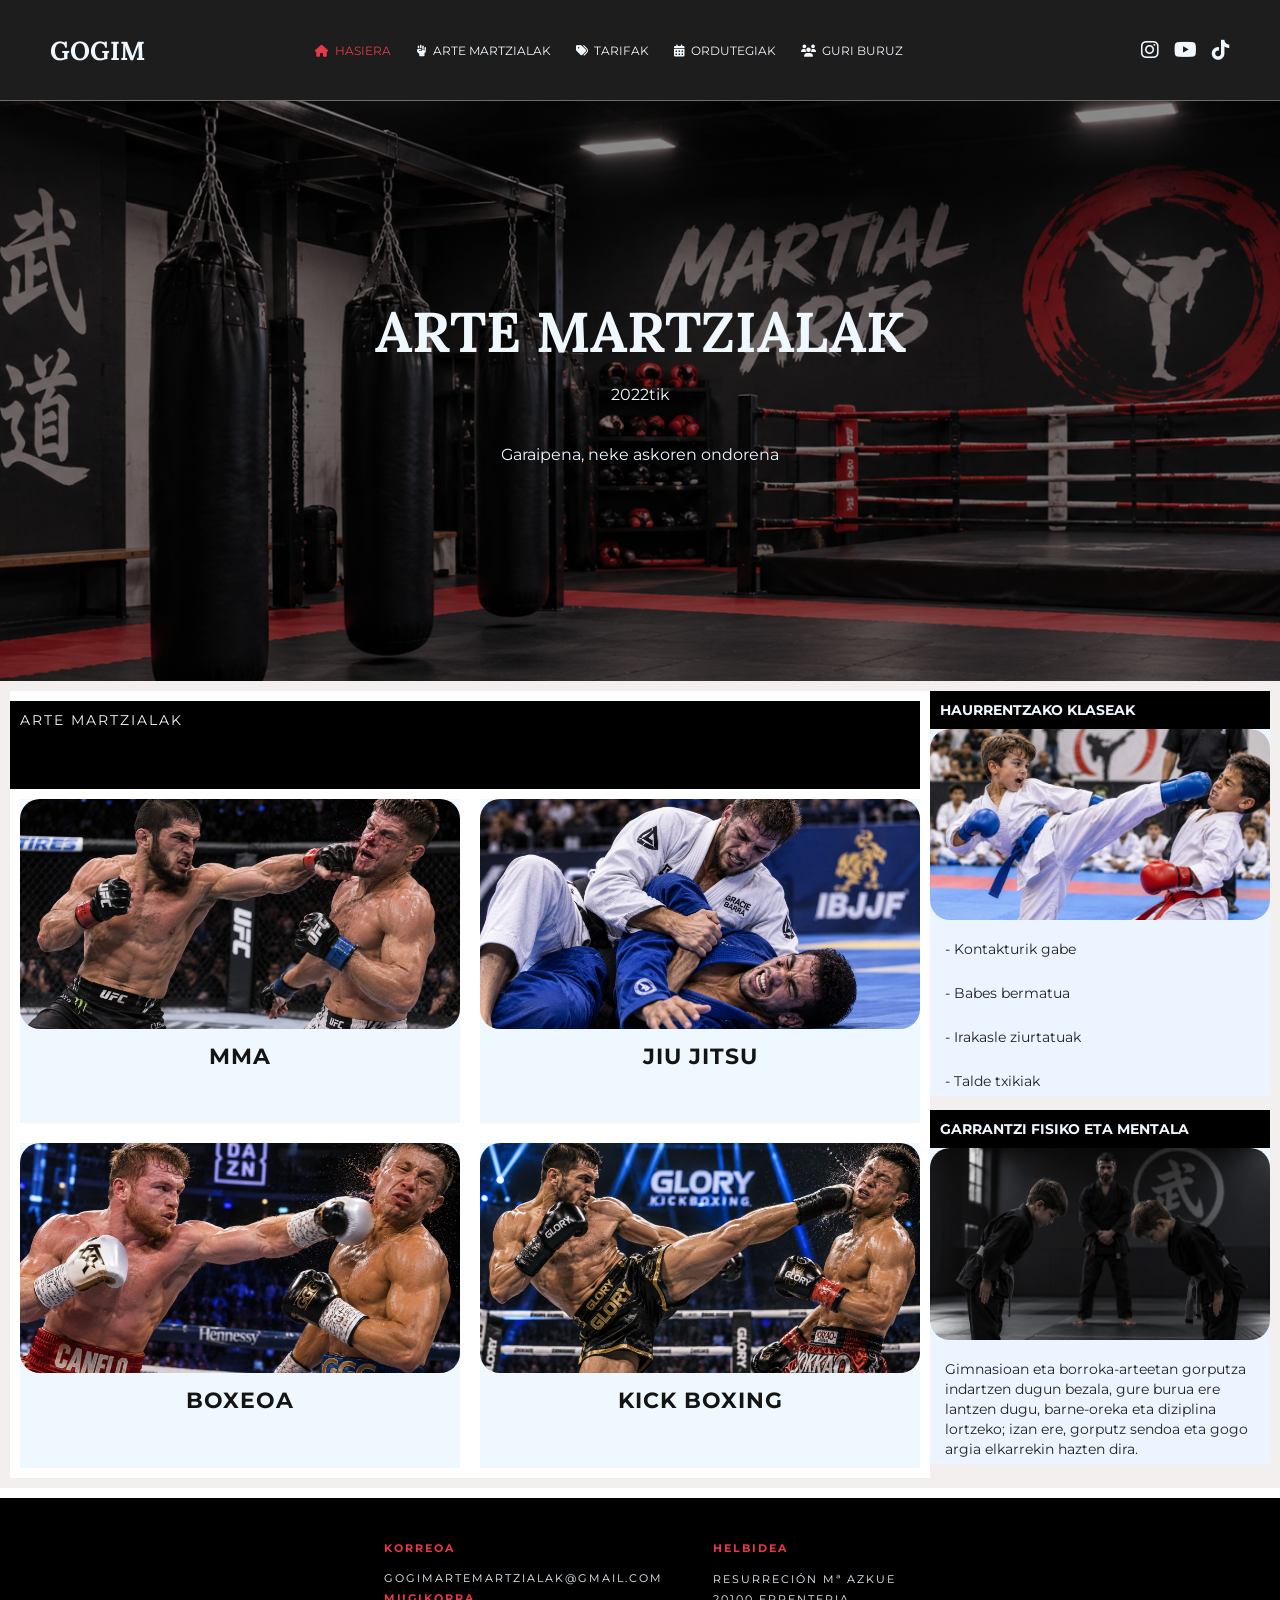
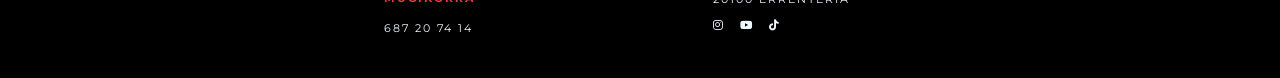
<file: index.html>
<!DOCTYPE html>
<html lang="eu">
<head>
    <meta charset="UTF-8">
    <meta name="viewport" content="width=device-width, initial-scale=1.0">
    <title>GOGIM | Hasiera</title>

    <link rel="stylesheet" href="https://cdnjs.cloudflare.com/ajax/libs/font-awesome/6.5.2/css/all.min.css" crossorigin="anonymous" referrerpolicy="no-referrer">
    <link href="https://fonts.googleapis.com/css2?family=Lora:ital,wght@0,400..700;1,400..700&family=Montserrat:wght@400;600&display=swap" rel="stylesheet">

    <link rel="stylesheet" href="styles.css">
</head>
<body>
    <div class="padre">

        <header class="header">
            <div class="menu margen-interno">
                <div class="logo">
                    <a> GOGIM </a>
                </div>
                <nav class="nav">
                    <a href="index.html" class="activo"><i class="fa-solid fa-house"></i><span class="off">Hasiera</span></a>
                    <a href="arte-martzialak.html"><i class="fa-solid fa-hand-fist"></i><span class="off">Arte Martzialak</span></a>
                    <a href="tarifak.html"><i class="fa-solid fa-tags"></i><span class="off">Tarifak</span></a>
                    <a href="ordutegiak.html"><i class="fa-solid fa-calendar-days"></i><span class="off">Ordutegiak</span></a>
                    <a href="guri-buruz.html"><i class="fa-solid fa-users"></i><span class="off">Guri Buruz</span></a>
                </nav>
                <div class="social">
                    <a href="#" aria-label="Instagram"><i class="fa-brands fa-instagram"></i></a>
                    <a href="#" aria-label="YouTube"><i class="fa-brands fa-youtube"></i></a>
                    <a href="#" aria-label="TikTok"><i class="fa-brands fa-tiktok"></i></a>
                </div>
            </div>

            <div class="texto-principal">
                <h1>ARTE MARTZIALAK</h1>
                <p>2022tik</p>
                <p>Garaipena, neke askoren ondorena</p>
            </div>
        </header>

        <section class="section">
            <div class="articulos">

                <div class="titulo-bloque">Arte Martzialak</div>

                <article class="article">
                    <img src="imagenes/Impacto en el octágono UFC.png" alt="MMA">
                    <h2>MMA</h2>
                </article>

                <article class="article">
                    <img src="imagenes/Combate de jiu-jitsu en el tatami.png" alt="Jiu Jitsu">
                    <h2>Jiu Jitsu</h2>
                </article>

                <article class="article">
                    <img src="imagenes/Golpe decisivo en el ring.png" alt="Boxeoa">
                    <h2>Boxeoa</h2>
                </article>

                <article class="article">
                    <img src="imagenes/Impacto en el ring de kickboxing.png" alt="Kick Boxing">
                    <h2>Kick Boxing</h2>
                </article>

            </div>
            <aside class="aside">

                <div class="publicidad">
                    <h4>Haurrentzako klaseak</h4>
                    <img src="imagenes/Combate infantil de karate en el tatami.png" alt="Haurrentzako klaseak">
                        <p>- Kontakturik gabe</p>
                        <p>- Babes bermatua</p>
                        <p>- Irakasle ziurtatuak</p>
                        <p>- Talde txikiak</p>
                </div>

                <div class="publicidad">
                    <h4>Garrantzi fisiko eta mentala</h4>
                    <img src="imagenes/Ritual de respeto en el dojo.png" alt="Entrenamendu fisikoa eta mentala">
                    <p>Gimnasioan eta borroka-arteetan gorputza indartzen dugun bezala,
                        gure burua ere lantzen dugu, barne-oreka eta diziplina lortzeko;
                        izan ere, gorputz sendoa eta gogo argia elkarrekin hazten dira.</p>
                </div>
                
            </aside>
        </section>

        <footer class="footer" id="contacto">
            <div class="pie">
                <div>
                    <h4>Korreoa</h4>
                    <a>gogimartemartzialak@gmail.com</a>
                    <h4>Mugikorra</h4>
                    <a>687 20 74 14</a>
                </div>
                <div>
                    <h4>Helbidea</h4>
                    <p>Resurreción Mª Azkue <br>20100 Errenteria</p>
                    <div class="social">
                       <i class="fa-brands fa-instagram"></i>
                       <i class="fa-brands fa-youtube"></i>
                       <i class="fa-brands fa-tiktok"></i>
                    </div>
                </div>
            </div>
        </footer>

    </div>
</body>
</html>
</file>
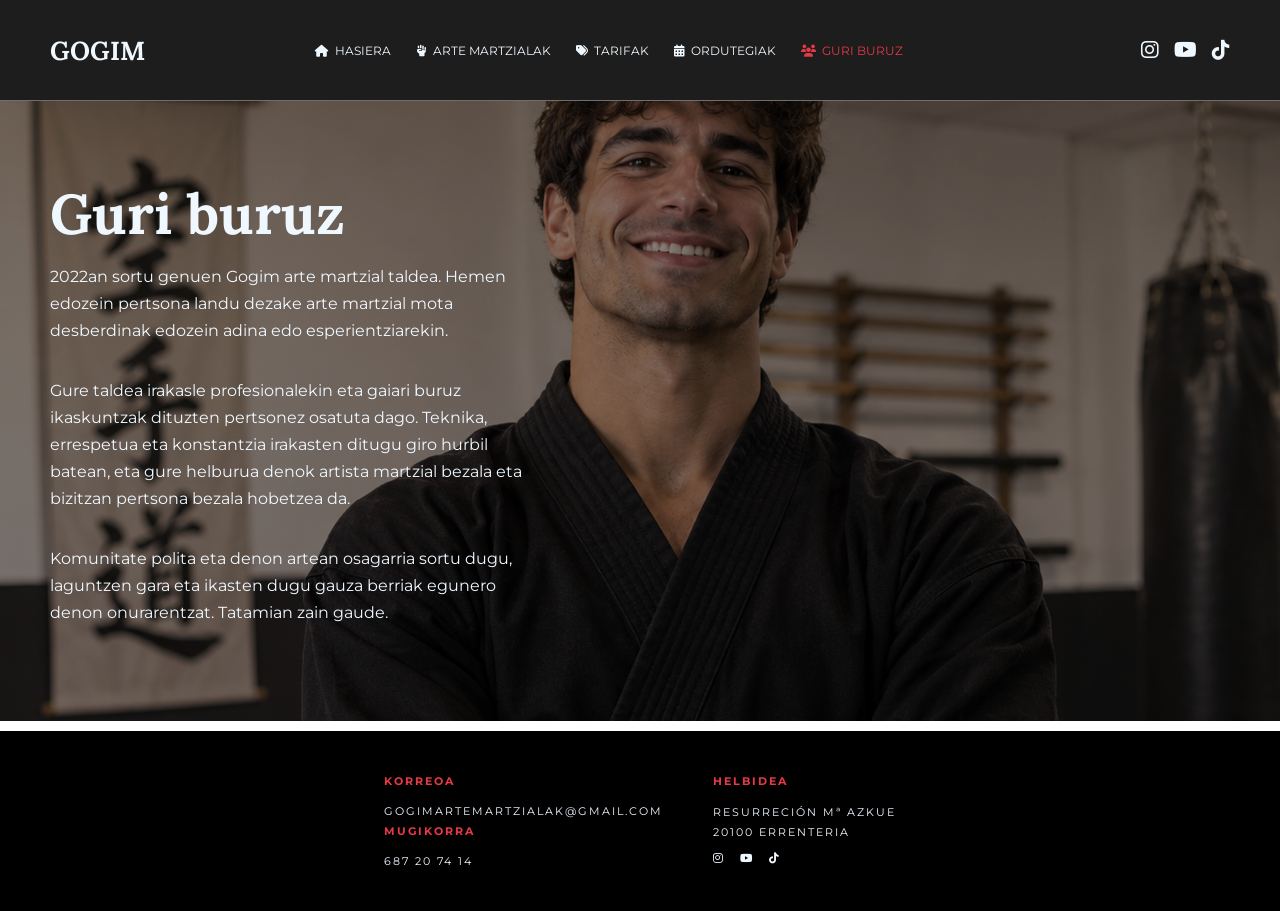
<file: guri-buruz.html>
<!DOCTYPE html>
<html lang="eu">
<head>
    <meta charset="UTF-8">
    <meta name="viewport" content="width=device-width, initial-scale=1.0">
    <title>Guri buruz | GOGIM</title>

    <link rel="stylesheet" href="https://cdnjs.cloudflare.com/ajax/libs/font-awesome/6.5.2/css/all.min.css" crossorigin="anonymous" referrerpolicy="no-referrer">
    <link href="https://fonts.googleapis.com/css2?family=Lora:ital,wght@0,400..700;1,400..700&family=Montserrat:wght@400;600&display=swap" rel="stylesheet">

    <link rel="stylesheet" href="styles.css">
</head>
<body>
    <div class="padre">

        <header class="header-nosotros">
            <div class="menu margen-interno">
                <div class="logo">
                    <a> GOGIM </a>
                </div>
                <nav class="nav">
                    <a href="index.html"><i class="fa-solid fa-house"></i><span class="off">Hasiera</span></a>
                    <a href="arte-martzialak.html"><i class="fa-solid fa-hand-fist"></i><span class="off">Arte Martzialak</span></a>
                    <a href="tarifak.html"><i class="fa-solid fa-tags"></i><span class="off">Tarifak</span></a>
                    <a href="ordutegiak.html"><i class="fa-solid fa-calendar-days"></i><span class="off">Ordutegiak</span></a>
                    <a href="guri-buruz.html" class="activo"><i class="fa-solid fa-users"></i><span class="off">Guri Buruz</span></a>
                </nav>
                <div class="social">
                    <a href="#" aria-label="Instagram"><i class="fa-brands fa-instagram"></i></a>
                    <a href="#" aria-label="YouTube"><i class="fa-brands fa-youtube"></i></a>
                    <a href="#" aria-label="TikTok"><i class="fa-brands fa-tiktok"></i></a>
                </div>
            </div>

            <div class="texto-principal izquierda">
                <h1>Guri buruz</h1>
                <p> 2022an sortu genuen Gogim arte martzial taldea. Hemen edozein pertsona landu dezake arte martzial mota desberdinak edozein adina edo esperientziarekin. </p>
                <p> Gure taldea irakasle profesionalekin eta gaiari buruz ikaskuntzak dituzten pertsonez osatuta dago.
                    Teknika, errespetua eta konstantzia irakasten ditugu giro hurbil batean, eta gure helburua denok artista martzial bezala eta bizitzan pertsona bezala hobetzea da. </p>
                <p> Komunitate polita eta denon artean osagarria sortu dugu, laguntzen gara eta ikasten dugu gauza berriak egunero denon onurarentzat. Tatamian zain gaude. </p>
            </div>
        </header>

        <footer class="footer" id="contacto">
            <div class="pie">
                <div>
                    <h4>Korreoa</h4>
                    <a>gogimartemartzialak@gmail.com</a>
                    <h4>Mugikorra</h4>
                    <a>687 20 74 14</a>
                </div>
                <div>
                    <h4>Helbidea</h4>
                    <p>Resurreción Mª Azkue <br>20100 Errenteria</p>
                    <div class="social">
                       <i class="fa-brands fa-instagram"></i>
                       <i class="fa-brands fa-youtube"></i>
                       <i class="fa-brands fa-tiktok"></i>
                    </div>
                </div>
            </div>
        </footer>

    </div>
</body>
</html>
</file>
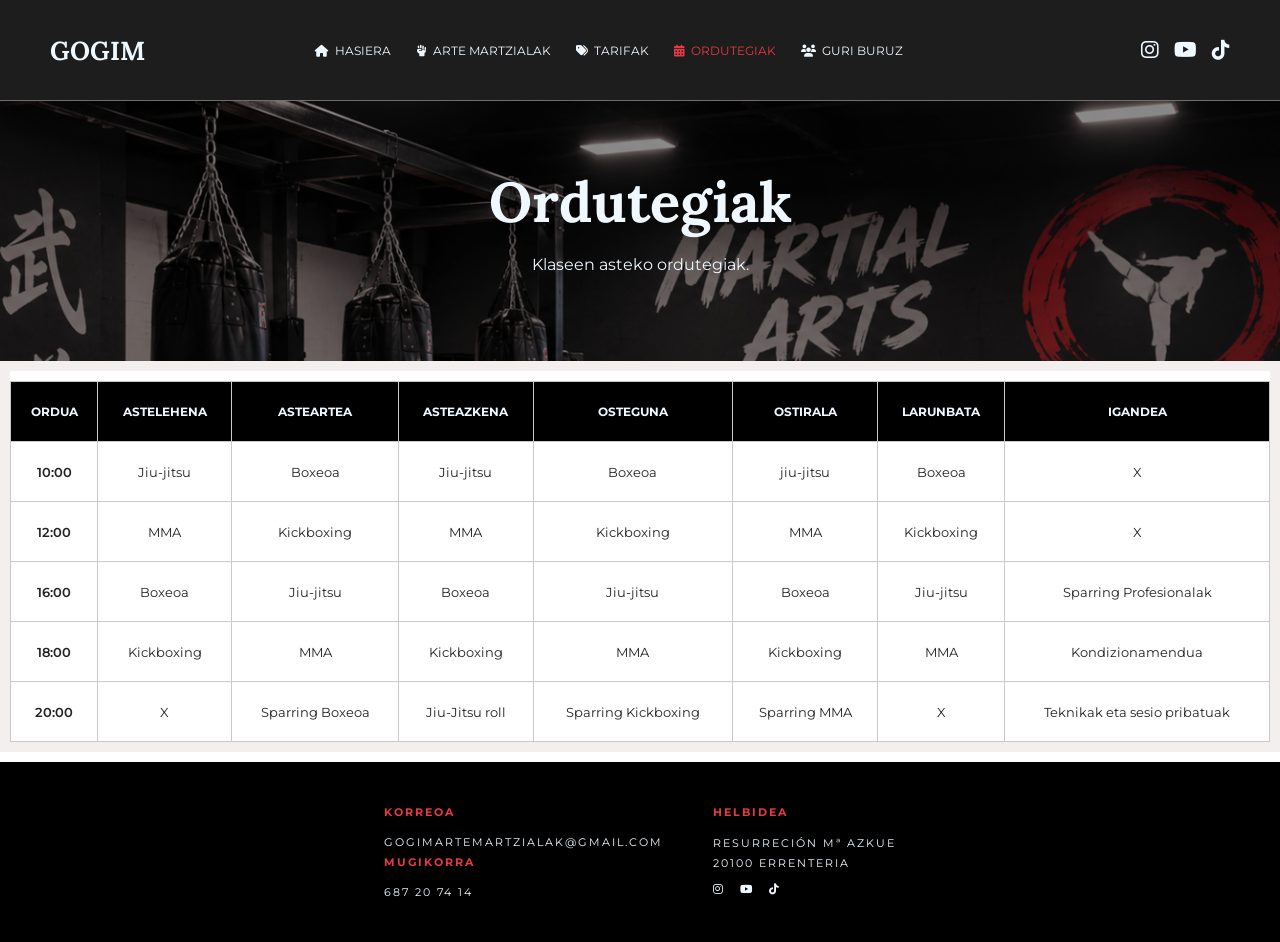
<file: ordutegiak.html>
<!DOCTYPE html>
<html lang="eu">
<head>
    <meta charset="UTF-8">
    <meta name="viewport" content="width=device-width, initial-scale=1.0">
    <title>Ordutegiak | GOGIM</title>

    <link rel="stylesheet" href="https://cdnjs.cloudflare.com/ajax/libs/font-awesome/6.5.2/css/all.min.css" crossorigin="anonymous" referrerpolicy="no-referrer">
    <link href="https://fonts.googleapis.com/css2?family=Lora:ital,wght@0,400..700;1,400..700&family=Montserrat:wght@400;600&display=swap" rel="stylesheet">

    <link rel="stylesheet" href="styles.css">
</head>
<body>
    <div class="padre">

        <header class="header">
            <div class="menu margen-interno">
                <div class="logo">
                    <a> GOGIM </a>
                </div>
                <nav class="nav">
                    <a href="index.html"><i class="fa-solid fa-house"></i><span class="off">Hasiera</span></a>
                    <a href="arte-martzialak.html"><i class="fa-solid fa-hand-fist"></i><span class="off">Arte Martzialak</span></a>
                    <a href="tarifak.html"><i class="fa-solid fa-tags"></i><span class="off">Tarifak</span></a>
                    <a href="ordutegiak.html" class="activo"><i class="fa-solid fa-calendar-days"></i><span class="off">Ordutegiak</span></a>
                    <a href="guri-buruz.html"><i class="fa-solid fa-users"></i><span class="off">Guri Buruz</span></a>
                </nav>
                <div class="social">
                    <a href="#" aria-label="Instagram"><i class="fa-brands fa-instagram"></i></a>
                    <a href="#" aria-label="YouTube"><i class="fa-brands fa-youtube"></i></a>
                    <a href="#" aria-label="TikTok"><i class="fa-brands fa-tiktok"></i></a>
                </div>
            </div>

            <div class="texto-principal corto">
                <h1>Ordutegiak</h1>
                <p>Klaseen asteko ordutegiak.</p>
            </div>
        </header>

        <section class="section">
            <div class="articulos">
                <div class="tabla">
                  <table>
                   <thead>
                      <tr>
                            <th>Ordua</th>
                            <th>Astelehena</th>
                            <th>Asteartea</th>
                            <th>Asteazkena</th>
                            <th>Osteguna</th>
                            <th>Ostirala</th>
                            <th>Larunbata</th>
                            <th>Igandea</th>
                     </tr>
                        </thead>
                        <tbody>
                      <tr>
                            <td>10:00</td>
                            <td>Jiu-jitsu</td>
                            <td>Boxeoa</td>
                            <td>Jiu-jitsu</td>
                            <td>Boxeoa</td>
                            <td>jiu-jitsu</td>
                            <td>Boxeoa</td>
                            <td>X</td>
                      </tr>
                        <tr>
                            <td>12:00</td>
                            <td>MMA</td>
                            <td>Kickboxing</td>
                            <td>MMA</td>
                            <td>Kickboxing</td>
                            <td>MMA</td>
                            <td>Kickboxing</td>
                            <td>X</td>
                      </tr>
                            <tr>
                            <td>16:00</td>
                            <td>Boxeoa</td>
                            <td>Jiu-jitsu</td>
                            <td>Boxeoa</td>
                            <td>Jiu-jitsu</td>
                            <td>Boxeoa</td>
                            <td>Jiu-jitsu</td>
                            <td>Sparring Profesionalak</td>
                        </tr>
                            <tr>
                            <td>18:00</td>
                            <td>Kickboxing</td>
                            <td>MMA</td>
                            <td>Kickboxing</td>
                            <td>MMA</td>
                            <td>Kickboxing</td>
                            <td>MMA</td>
                           <td>Kondizionamendua</td>
                         </tr>
                            <tr>
                                <td>20:00</td>
                                <td>X</td>
                                <td>Sparring Boxeoa</td>
                                <td>Jiu-Jitsu roll</td>
                                <td>Sparring Kickboxing</td>
                                <td>Sparring MMA</td>
                                <td>X</td>
                                <td>Teknikak eta sesio pribatuak</td>
                            </tr>
                        </tbody>
                    </table>
                </div>
            </div>
        </section>

        <footer class="footer" id="contacto">
            <div class="pie">
                <div>
                    <h4>Korreoa</h4>
                    <a>gogimartemartzialak@gmail.com</a>
                    <h4>Mugikorra</h4>
                    <a>687 20 74 14</a>
                </div>
                <div>
                    <h4>Helbidea</h4>
                    <p>Resurreción Mª Azkue <br>20100 Errenteria</p>
                    <div class="social">
                       <i class="fa-brands fa-instagram"></i>
                       <i class="fa-brands fa-youtube"></i>
                       <i class="fa-brands fa-tiktok"></i>
                    </div>
                </div>
            </div>
        </footer>

    </div>
</body>
</html>
</file>
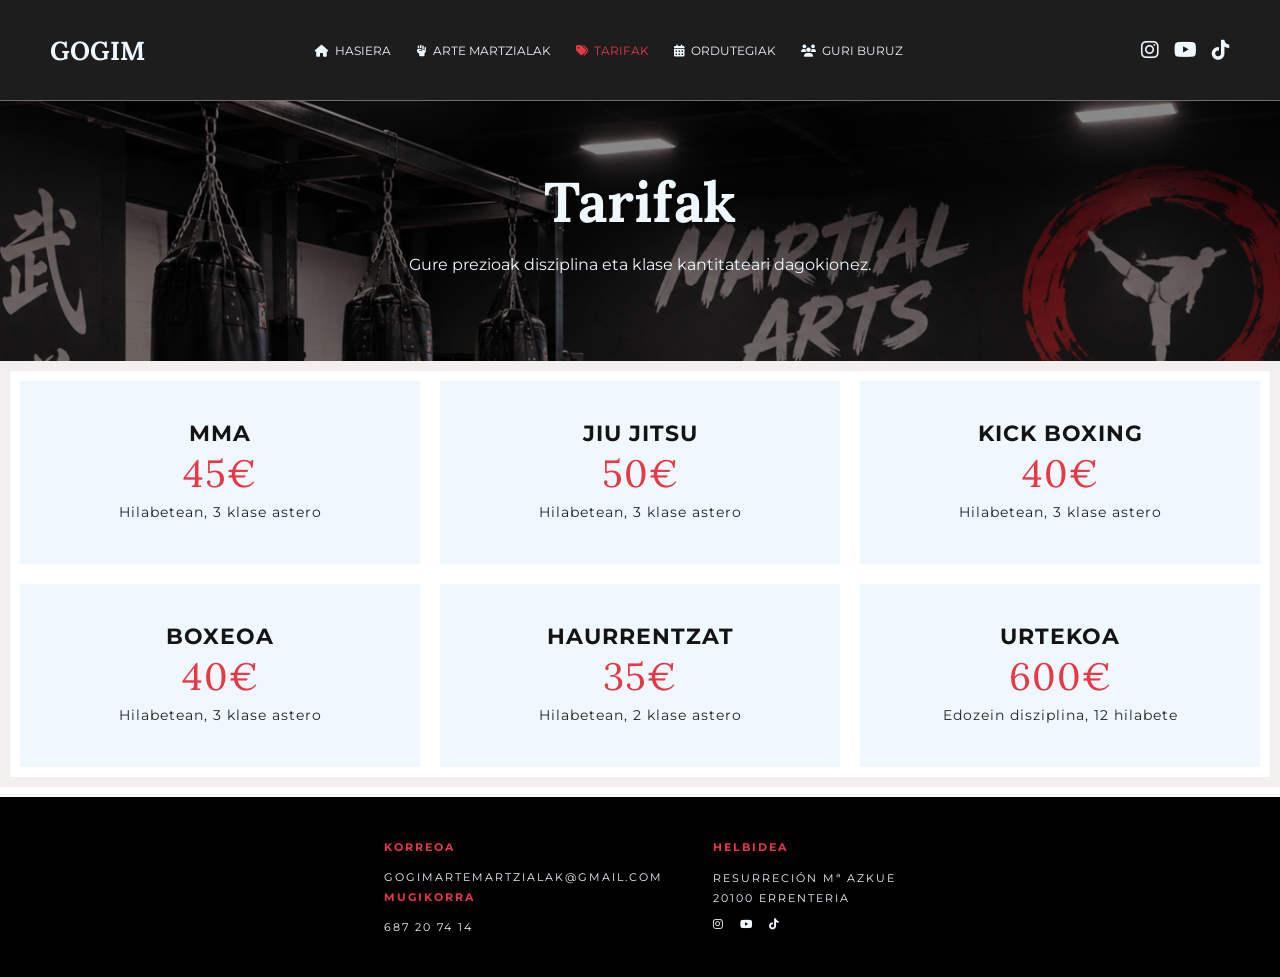
<file: tarifak.html>
<!DOCTYPE html>
<html lang="eu">
<head>
    <meta charset="UTF-8">
    <meta name="viewport" content="width=device-width, initial-scale=1.0">
    <title>Tarifak | GOGIM</title>

    <link rel="stylesheet" href="https://cdnjs.cloudflare.com/ajax/libs/font-awesome/6.5.2/css/all.min.css" crossorigin="anonymous" referrerpolicy="no-referrer">
    <link href="https://fonts.googleapis.com/css2?family=Lora:ital,wght@0,400..700;1,400..700&family=Montserrat:wght@400;600&display=swap" rel="stylesheet">

    <link rel="stylesheet" href="styles.css">
</head>
<body>
    <div class="padre">

        <header class="header">
            <div class="menu margen-interno">
                <div class="logo">
                    <a> GOGIM </a>
                </div>
                <nav class="nav">
                    <a href="index.html"><i class="fa-solid fa-house"></i><span class="off">Hasiera</span></a>
                    <a href="arte-martzialak.html"><i class="fa-solid fa-hand-fist"></i><span class="off">Arte Martzialak</span></a>
                    <a href="tarifak.html" class="activo"><i class="fa-solid fa-tags"></i><span class="off">Tarifak</span></a>
                    <a href="ordutegiak.html"><i class="fa-solid fa-calendar-days"></i><span class="off">Ordutegiak</span></a>
                    <a href="guri-buruz.html"><i class="fa-solid fa-users"></i><span class="off">Guri Buruz</span></a>
                </nav>
                <div class="social">
                    <a href="#" aria-label="Instagram"><i class="fa-brands fa-instagram"></i></a>
                    <a href="#" aria-label="YouTube"><i class="fa-brands fa-youtube"></i></a>
                    <a href="#" aria-label="TikTok"><i class="fa-brands fa-tiktok"></i></a>
                </div>
            </div>

            <div class="texto-principal corto">
                <h1>Tarifak</h1>
                <p>Gure prezioak disziplina eta klase kantitateari dagokionez.</p>
            </div>
        </header>

        <section class="section">
            <div class="articulos">
                <article class="article tarifa">
                    <h2>MMA</h2>
                    <div class="precio">45€</div>
                    <p>Hilabetean, 3 klase astero </p>
                </article>

                <article class="article tarifa">
                    <h2>Jiu Jitsu</h2>
                    <div class="precio">50€</div>
                    <p>Hilabetean, 3 klase astero </p>
                </article>

                <article class="article tarifa">
                    <h2>Kick Boxing</h2>
                    <div class="precio">40€</div>
                    <p>Hilabetean, 3 klase astero </p>
                </article>

                <article class="article tarifa">
                    <h2>Boxeoa</h2>
                    <div class="precio">40€</div>
                    <p>Hilabetean, 3 klase astero </p>
                </article>

                <article class="article tarifa">
                    <h2>Haurrentzat</h2>
                    <div class="precio">35€</div>
                    <p>Hilabetean, 2 klase astero </p>
                </article>

                <article class="article tarifa">
                    <h2>Urtekoa</h2>
                    <div class="precio">600€</div>
                    <p>Edozein disziplina, 12 hilabete</p>
                </article>

            </div>
        </section>

        <footer class="footer" id="contacto">
            <div class="pie">
                <div>
                    <h4>Korreoa</h4>
                    <a>gogimartemartzialak@gmail.com</a>
                    <h4>Mugikorra</h4>
                    <a>687 20 74 14</a>
                </div>
                <div>
                    <h4>Helbidea</h4>
                    <p>Resurreción Mª Azkue <br>20100 Errenteria</p>
                    <div class="social">
                       <i class="fa-brands fa-instagram"></i>
                       <i class="fa-brands fa-youtube"></i>
                       <i class="fa-brands fa-tiktok"></i>
                    </div>
                </div>
            </div>
        </footer>

    </div>
</body>
</html>
</file>
<file: styles.css>
html {
  box-sizing: border-box;
}
*, *:before, *:after {
  box-sizing: inherit;
}
body {
  margin: 0;
  font-family: 'Montserrat', sans-serif;
  color: #222;
}
img {
  max-width: 100%;
  display: block;
}
a {
  text-decoration: none;
}
.margen-interno {
  padding: 50px;
}
.padre {
  display: flex;
  flex-direction: column;
  flex-wrap: nowrap;
}

/* Header pagina */
.header {
  background: rgb(29, 29, 29) url(imagenes/gimnasio.png);
  background-position: center;
  background-size: cover;
  background-attachment: fixed;
  display: flex;
  flex-direction: column;
  flex-wrap: nowrap;
}
.header-nosotros {
  background-image: url(imagenes/entrenador.png);
}
.menu {
  background: rgb(29, 29, 29);
  display: flex;
  flex-direction: row;
  flex-wrap: nowrap;
  height: 100px;
  align-items: center;
  border-bottom: 1px solid rgb(112, 110, 108);
}
.logo a {
  color: aliceblue;
  flex: 1 1 auto;
  font-size: 26px;
  font-family: 'Lora', serif;
  font-weight: 700;
}
.logo a:hover {
  color: rgb(230, 57, 70);
}
.nav {
  flex: 5 1 auto;
  display: flex;
  justify-content: center;
  gap: 25px;
  text-transform: uppercase;
  font-size: 12px;
}
.nav a {
  color: aliceblue;
}
.nav a:hover,
.nav a.activo {
  color: rgb(230, 57, 70);
}
.nav i {
  margin-right: 6px;
}
.social {
  flex: 1 1 auto;
  display: flex;
  justify-content: right;
  gap: 15px;
}
.social a {
  color: aliceblue;
  font-size: 20px;
}
.social a:hover {
  color: rgb(230, 57, 70);
}
.texto-principal {
  height: 580px;
  display: flex;
  flex-direction: column;
  justify-content: center;
  align-items: center;
  background: rgba(0, 0, 0, 0.45);
  text-align: center;
  padding: 0 20px;
}
.texto-principal.corto {
  height: 260px;
}
.texto-principal.izquierda {
  height: 620px;
  align-items: flex-start;
  text-align: left;
  padding: 0 50px;
}
.texto-principal.izquierda p{
  max-width: 480px;
}
h1 {
  font-family: 'Lora', serif;
  font-size: 56px;
  color: aliceblue;
  font-weight: 700;
  line-height: 1.2;
  margin: 0;
}
.desde {
  color: rgb(230, 57, 70);
  letter-spacing: 4px;
  text-transform: uppercase;
  font-size: 14px;
  margin: 10px 0 20px;
}
.frase {
  color: aliceblue;
  font-family: 'Lora', serif;
  font-style: italic;
  font-size: 22px;
  max-width: 520px;
  line-height: 1.6;
}
.texto-principal p {
  color: aliceblue;
  line-height: 1.7;
}

/* SEction */
.section {
  background: rgb(243, 239, 239);
  display: flex;
  padding: 10px 10px 10px 10px;
}
.articulos {
  background: rgb(255, 255, 255);
  flex: 2 1 auto;
  display: flex;
  flex-direction: row;
  flex-wrap: wrap;
}
.titulo-bloque {
  flex: 1 1 100%;
  margin: 10px 10px 0 0;
  padding: 10px;
  background: rgb(0, 0, 0);
  color: aliceblue;
  font-size: 14px;
  letter-spacing: 2px;
  text-transform: uppercase;
}
.article {
  flex: 1 1 40%;
  font-size: 14px;
  letter-spacing: 1px;
  line-height: 25px;
  margin: 10px 10px;
  background-color: aliceblue;
}
.article img {
  width: 100%;
  height: 230px;
  border-radius: 20px;
  object-fit: cover;
  background: #2a2a2a;
}
.article h2 {
  font-size: 22px;
  text-transform: uppercase;
  padding: 15px 10px 5px;
  margin: 0;
  color: rgb(20, 20, 20);
  text-align: center;
}
.article h3 {
  font-size: 13px;
  margin: 0;
  color: rgb(230, 57, 70);
}
.article p {
  padding: 0px 10px;
}
.article a,
.boton {
  color: aliceblue;
  font-size: 13px;
  padding: 10px 18px;
  background-color: rgb(0, 0, 0);
  margin: 10px;
  display: inline-block;
  border-radius: 15px;
}
.article a:hover,
.boton:hover {
  background-color: rgb(230, 57, 70);
}
.navegacion {
  flex: 1 1 100%;
  margin: 10px 10px 0px 0px;
  text-align: center;
  background: rgb(0, 0, 0);
}
.navegacion a {
  color: aliceblue;
  font-size: 12px;
  text-transform: uppercase;
  letter-spacing: 2px;
  display: inline-block;
  padding: 15px;
}
.navegacion a:hover {
  color: rgb(230, 57, 70);
}
.columna .article {
  flex: 1 1 100%;
  margin-right: 0;
}
.fila {
  display: flex;
  flex-direction: row;
  align-items: center;
}
.fila img {
  flex: 1 1 35%;
  height: 230px;
}
.fila .texto {
  flex: 2 1 60%;
  padding: 20px;
}
.fila h2 {
  text-align: left;
  padding-left: 0;
}
.fila p {
  padding: 0;
}
.tarifa {
  flex: 1 1 28%;
  text-align: center;
  padding: 25px 10px;
}
.tarifa .precio {
  font-family: 'Lora', serif;
  font-size: 38px;
  color: rgb(230, 57, 70);
  margin: 10px 0;
}
.tabla {
  flex: 1 1 100%;
  overflow-x: auto;
  margin-top: 10px;
}
table {
  border-collapse: collapse;
  width: 100%;
  min-width: 700px;
}
th, td {
  border: 1px solid #c9c9c9;
  padding: 10px;
  text-align: center;
  height: 60px;
  font-size: 13px;
}
th {
  background: rgb(0, 0, 0);
  color: aliceblue;
  text-transform: uppercase;
  font-size: 12px;
}
td:first-child {
  background: rgb(255, 255, 255);
  font-weight: 600;
}

/* Aside */
.aside {
  flex: 1 1 auto;
  max-width: 340px;
}
.aside h4 {
  background-color: rgb(0, 0, 0);
  color: aliceblue;
  padding: 10px;
  margin: 0px;
  text-transform: uppercase;
  font-size: 14px;
}
.aside img {
  width: 100%;
  border-radius: 20px;
  margin: 0px;
}
.publicidad {
  margin: 0px, 0px, 0px, 10px;
  background: rgb(235, 244, 255);
}
.publicidad p {
  padding: 5px 15px;
  font-size: 14px;
  line-height: 20px;
}
.publicidad ul {
  padding: 0px 15px 0px 35px;
  font-size: 14px;
  line-height: 25px;
}
.publicidad .boton {
  margin: 0px 15px 15px;
}

/* Footer */
.footer {
  background: rgb(0, 0, 0);
  display: flex;
  justify-content: center;
  margin-top: 10px;
  padding: 40px 30px;
}
.pie {
  display: flex;
  flex-direction: row;
  flex-wrap: wrap;
  justify-content: center;
  gap: 50px;
  color: aliceblue;
  letter-spacing: 2px;
  text-transform: uppercase;
  font-size: 11px;
  line-height: 20px;
}
.pie h4 {
  margin: 0px 0px 10px;
  color: rgb(230, 57, 70);
}
.pie a {
  color: aliceblue;
}
.pie .social {
  justify-content: flex-start;
}

/* responsive */
@media all and (max-width: 900px) {
  .header {
    flex-direction: column;
  }
  .nav {
    flex-wrap: wrap;
  }
}
@media all and (max-width: 800px) {
  .section {
    flex-direction: column;
  }
  .menu {
    flex-direction: column;
    height: 160px;
    gap: 15px;
  }
  .articulos {
    flex-direction: column;
  }
  .aside {
    max-width: none;
    display: flex;
    flex-direction: row;
    flex-wrap: wrap;
    justify-content: center;
    gap: 10px;
  }
  .aside .publicidad {
    flex: 1 1 280px;
  }
  .fila {
    flex-direction: column;
  }
  h1 {
    font-size: 40px;
  }
  .margen-interno {
    padding: 25px;
  }
}
@media all and (max-width: 650px) {
  .off {
    display: none;
  }
  .nav {
    font-size: 18px;
  }
}
@media all and (max-width: 400px) {
  .aside {
    flex-direction: column;
  }
}
</file>
